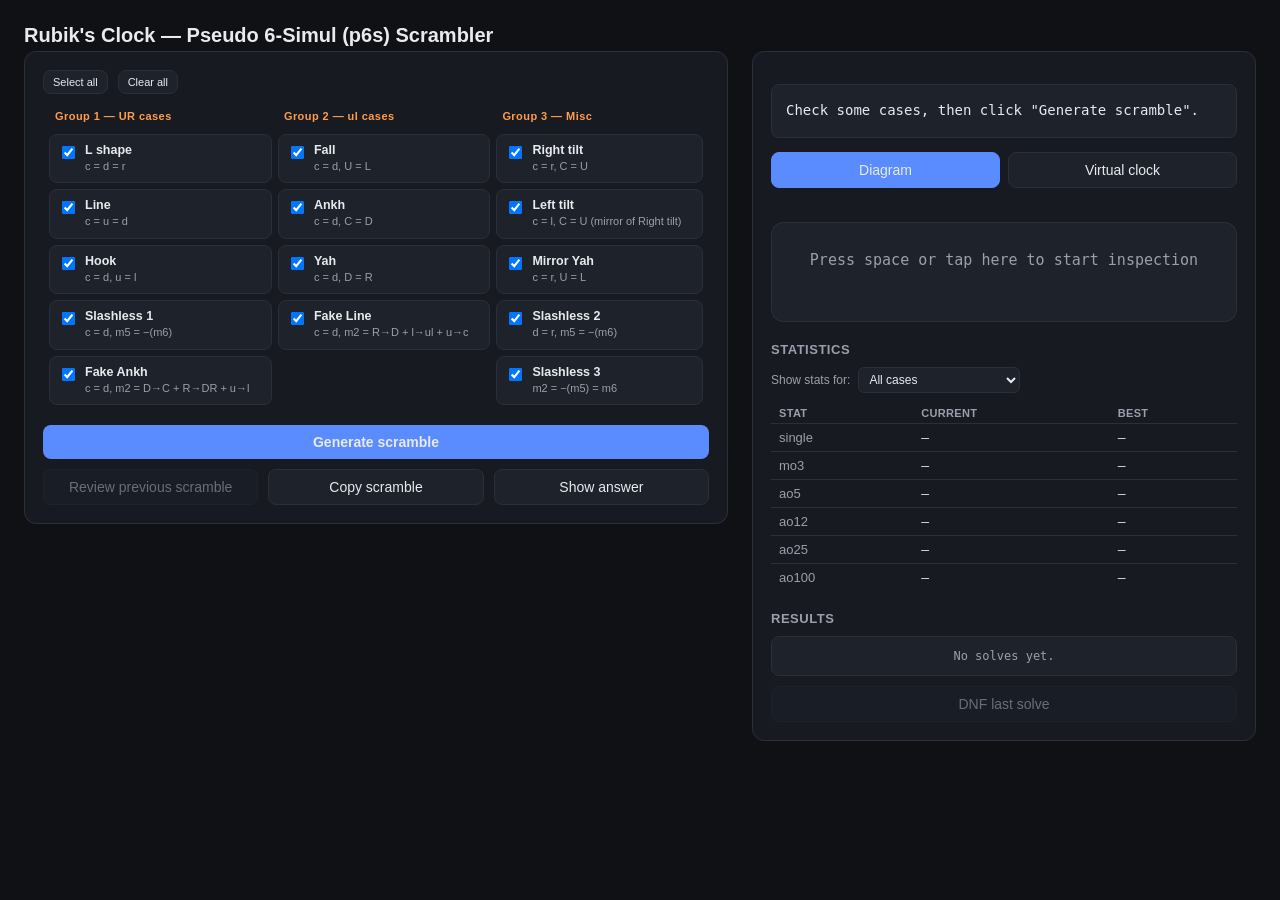
<file: index.html>
<!DOCTYPE html>
<html lang="en">
<head>
<meta charset="UTF-8">
<meta name="viewport" content="width=device-width, initial-scale=1.0">
<title>Rubik's Clock p6s Scrambler</title>
<link rel="stylesheet" href="style.css">
</head>
<body>

<h1>Rubik's Clock — Pseudo 6-Simul (p6s) Scrambler</h1>

<div class="layout">
  <div class="panel" style="flex:1 1 520px;">
    <div class="select-all-row">
      <button class="secondary" id="selectAllBtn">Select all</button>
      <button class="secondary" id="clearAllBtn">Clear all</button>
    </div>
    <table class="case-table" id="caseTable"></table>

    <button id="genBtn" style="margin-top:14px;">Generate scramble</button>
    <div class="footer-row">
      <button class="secondary" id="reviewPrevBtn" disabled>Review previous scramble</button>
      <button class="secondary" id="copyBtn">Copy scramble</button>
      <button class="secondary" id="answerBtn">Show answer</button>
    </div>

    <div class="answer-box" id="answerBox"></div>

    <div class="review-box" id="reviewBox"></div>
  </div>

  <div class="panel">
    <div class="scramble-box" id="scrambleBox">Check some cases, then click "Generate scramble".</div>
    <div class="meta-tag" id="metaTag"></div>

    <div class="mode-row">
      <button class="secondary mode-btn active" id="modeScrambleBtn">Diagram</button>
      <button class="secondary mode-btn" id="modeVirtualBtn">Virtual clock</button>
    </div>

    <div class="draw-wrap" id="drawWrap"></div>

    <div class="virtual-clock-wrap" id="virtualClockWrap" style="display:none;">
      <div class="vc-controls">
        <button class="secondary" id="vcFlipX2Btn">x2</button>
        <button class="secondary" id="vcFlipY2Btn">y2</button>
        <button class="secondary" id="vcZBtn">z</button>
        <button class="secondary" id="vcZPrimeBtn">z'</button>
        <span class="vc-view-label" id="vcViewLabel">Viewing: Front</span>
      </div>
      <div class="vc-grid" id="vcGrid"></div>
      <div class="vc-hint">Drag a corner dial to turn it. Click a corner's pin toggle to flip that pin up/down.</div>
    </div>

    <div class="timer-box" id="timerBox" tabindex="0">
      <div class="timer-display" id="timerDisplay">Press space or tap here to start inspection</div>
      <div class="timer-note" id="timerNote"></div>
    </div>

    <div class="stats-panel">
      <h3>Statistics</h3>
      <div class="stats-filter-row">
        <label for="statsFilterSelect">Show stats for:</label>
        <select id="statsFilterSelect"><option value="all">All cases</option></select>
      </div>
      <table class="stats-table" id="statsTable"></table>
    </div>

    <div class="results-panel">
      <h3>Results</h3>
      <div class="results-list" id="resultsList"><div class="results-empty">No solves yet.</div></div>
      <button class="secondary" id="dnfBtn" style="margin-top:10px;" disabled>DNF last solve</button>
    </div>
  </div>
</div>
<script src="script.js"></script>
</body>
</html>
</file>
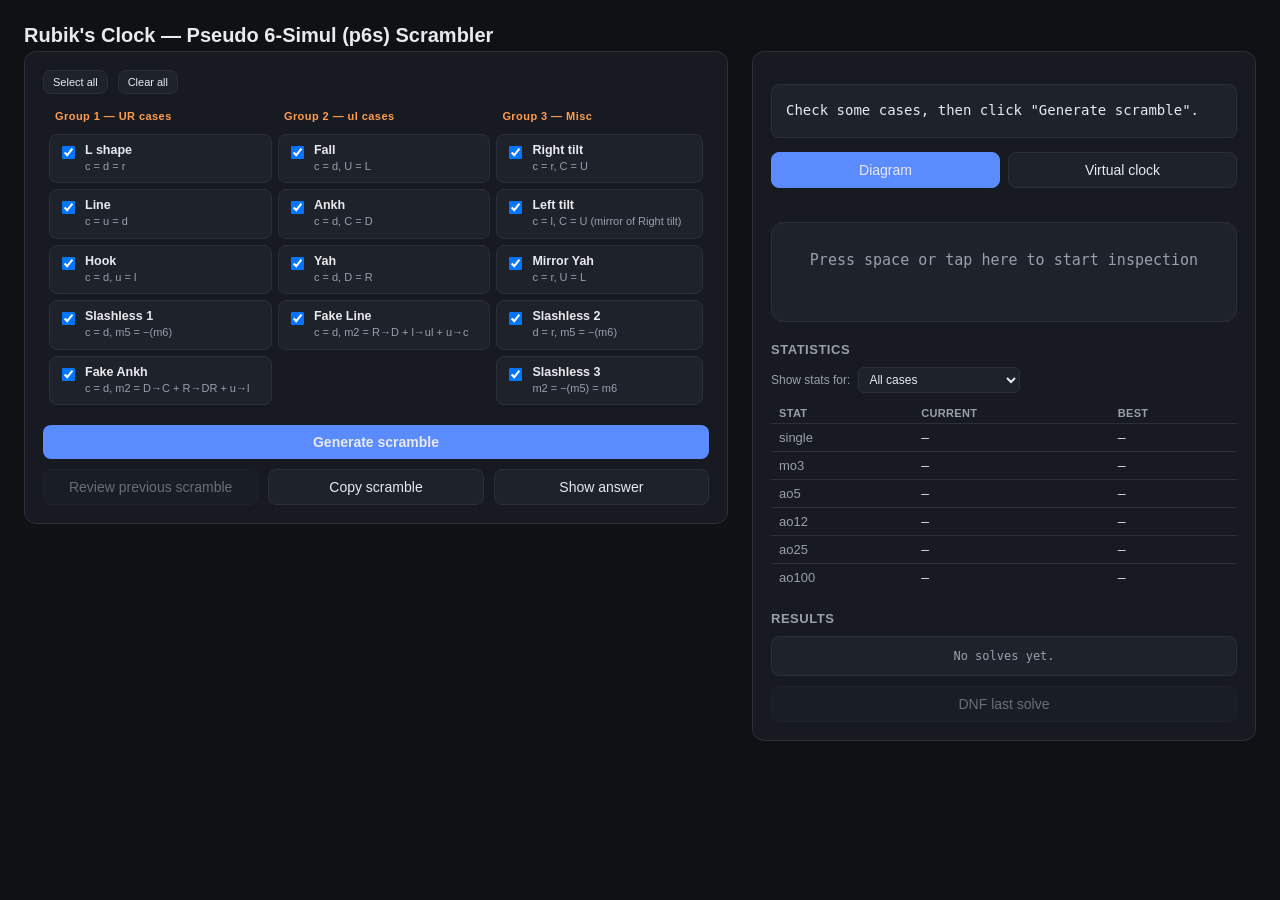
<file: p6s_trainer.html>
<!DOCTYPE html>
<html lang="en">
<head>
<meta charset="UTF-8">
<title>Rubik's Clock p6s Scrambler</title>
<style>
  :root{
    --bg:#0f1115; --panel:#171a21; --panel2:#1e222b; --border:#2a2f3a;
    --text:#e8eaed; --dim:#9aa0ab; --accent:#5b8cff; --accent2:#ff9d4d; --good:#4caf7d;
  }
  *{box-sizing:border-box;}
  body{margin:0; font-family:-apple-system,BlinkMacSystemFont,"Segoe UI",Roboto,Helvetica,Arial,sans-serif; background:var(--bg); color:var(--text); padding:24px;}
  h1{font-size:20px; margin:0 0 4px;}
  .sub{color:var(--dim); font-size:13px; margin-bottom:20px;}
  .layout{display:flex; gap:24px; flex-wrap:wrap; align-items:flex-start;}
  .panel{background:var(--panel); border:1px solid var(--border); border-radius:12px; padding:18px; flex:1 1 320px; min-width:300px;}
  .case-table{width:100%; border-collapse:separate; border-spacing:6px;}
  .case-table th{font-size:11px; letter-spacing:.04em; color:var(--accent2); font-weight:700; text-align:left; padding:2px 6px 6px;}
  .case-cell{background:var(--panel2); border:1px solid var(--border); border-radius:8px; padding:8px; vertical-align:top;}
  .case-cell:hover{border-color:var(--accent);}
  .case-cell.empty{background:transparent; border:none;}
  .case-cell .row{display:flex; align-items:flex-start; gap:7px;}
  .case-cell input{margin-top:3px;}
  .case-cell .lbl{font-size:12.5px; cursor:pointer;}
  .case-cell .lbl .name{font-weight:600; display:block;}
  .case-cell .lbl .desc{display:block; color:var(--dim); font-size:11px; margin-top:2px; line-height:1.4;}
  .select-all-row{display:flex; gap:10px; margin-bottom:8px;}
  .select-all-row button{width:auto; font-size:11px; padding:5px 9px; background:var(--panel2); border:1px solid var(--border); color:var(--dim); font-weight:500;}
  button{font-size:14px; padding:9px 12px; border-radius:8px; border:none; background:var(--accent); color:var(--text); font-weight:600; cursor:pointer; width:100%;}
  button:hover{filter:brightness(1.08);}
  button.secondary{background:var(--panel2); border:1px solid var(--border); color:var(--text); font-weight:500;}
  .footer-row{display:flex; gap:10px; margin-top:10px;}
  .scramble-box{background:var(--panel2); border:1px solid var(--border); border-radius:8px; padding:14px; font-family:"SF Mono",Menlo,Consolas,monospace; font-size:14px; line-height:1.7; word-break:break-all; margin-top:14px; min-height:48px;}
  .scramble-box .tag{color:var(--accent2); font-weight:600; margin-right:2px;}
  .meta-tag{font-size:11px; color:var(--dim); margin-top:8px;}
  .draw-wrap{display:flex; gap:28px; justify-content:center; flex-wrap:wrap; margin-top:6px;}
  .face{text-align:center;}
  .face h3{font-size:13px; color:var(--dim); font-weight:600; margin:0 0 8px; text-transform:uppercase; letter-spacing:.04em;}
  .grid3{display:grid; grid-template-columns:repeat(3,1fr); gap:6px; width:198px; margin:0 auto;}
  .dial-cell{display:flex; flex-direction:column; align-items:center; gap:3px;}
  .dial-label{font-size:10px; color:var(--dim);}
  svg.dial{width:56px; height:56px;}
  .answer-box{background:var(--panel2); border:1px solid var(--border); border-radius:8px; padding:14px; margin-top:14px; font-family:"SF Mono",Menlo,Consolas,monospace; font-size:13px; line-height:1.9; display:none;}
  .answer-box.show{display:block;}
  .answer-box .caseline, .review-box .caseline{color:var(--good); font-weight:600; margin-bottom:6px; font-family:-apple-system,sans-serif;}
  .note{font-size:12px; color:var(--dim); margin-top:16px; line-height:1.5; border-top:1px solid var(--border); padding-top:12px;}
  .timer-box{
    margin-top:20px; padding:28px 16px; border-radius:12px; border:1px solid var(--border);
    background:var(--panel2); text-align:center; cursor:pointer; user-select:none;
    -webkit-user-select:none; -webkit-tap-highlight-color:transparent; outline:none;
  }
  .timer-box:focus{border-color:var(--accent);}
  .timer-display{
    font-family:"SF Mono",Menlo,Consolas,monospace; font-size:15px; color:var(--dim);
    transition:color .15s;
  }
  .timer-display.big{font-size:44px; font-weight:700; color:var(--text);}
  .timer-display.inspecting{color:var(--accent2);}
  .timer-display.solving{color:var(--good);}
  .timer-display.dnf{color:#e05a5a;}
  .timer-note{font-size:12px; color:var(--dim); margin-top:8px; min-height:16px;}
  .mode-row{display:flex; gap:8px; margin:14px 0;}
  .mode-btn{width:auto; flex:1;}
  .mode-btn.active{background:var(--accent); border-color:var(--accent); color:var(--text);}
  .vc-controls{display:flex; align-items:center; gap:10px; margin-bottom:14px;}
  .vc-controls button{width:auto; padding:8px 14px;}
  .vc-controls button.active{background:var(--accent); border-color:var(--accent); color:var(--text);}
  .vc-view-label{font-size:12px; color:var(--dim); margin-left:auto;}
  .virtual-clock-wrap{margin-top:6px;}
  .vc-grid{position:relative; display:grid; grid-template-columns:repeat(3,1fr); gap:10px; width:272px; margin:0 auto;}
  .vc-cell{position:relative; width:84px; height:84px; border-radius:50%; background:#1e222b; border:2px solid #3a4050; touch-action:none;}
  .vc-cell.corner{cursor:grab; border-color:var(--accent);}
  .vc-cell.corner:active{cursor:grabbing;}
  .vc-hand{position:absolute; left:50%; top:50%; width:3px; height:34px; background:var(--accent); transform-origin:50% 100%; margin-left:-1.5px; margin-top:-34px; border-radius:2px; pointer-events:none;}
  .vc-center-dot{position:absolute; left:50%; top:50%; width:5px; height:5px; margin-left:-2.5px; margin-top:-2.5px; border-radius:50%; background:var(--accent2); pointer-events:none;}
  .vc-marker{position:absolute; width:6px; height:6px; margin-left:-3px; margin-top:-3px; border-radius:50%; background:#e05a5a; pointer-events:none;}
  .vc-tick{position:absolute; width:3px; height:3px; margin-left:-1.5px; margin-top:-1.5px; border-radius:50%; background:#e8eaed; opacity:.55; pointer-events:none;}
  .vc-pin{position:absolute; width:20px; height:20px; border-radius:50%; transform:translate(-50%,-50%); background:var(--panel2); border:2px solid var(--border); cursor:pointer; z-index:2; box-shadow:0 0 0 3px var(--panel);}
  .vc-pin.up{background:var(--good); border-color:var(--good);}
  .vc-hint{font-size:11.5px; color:var(--dim); margin-top:12px; text-align:center;}
  .review-box{
    background:var(--panel2); border:1px solid var(--border); border-radius:8px;
    padding:14px; margin-top:14px; font-size:13px; line-height:1.7; display:none;
  }
  .review-box.show{display:block;}
  .review-box .review-title{color:var(--good); font-weight:600; margin-bottom:6px; font-size:13px;}
  .review-box .review-scramble{font-family:"SF Mono",Menlo,Consolas,monospace; font-size:13px; word-break:break-all; margin-bottom:8px; color:var(--text);}
  .review-box .review-scramble .tag{color:var(--accent2); font-weight:600;}
  .review-box .review-orient{font-family:"SF Mono",Menlo,Consolas,monospace; font-size:12.5px;}
  button:disabled{opacity:.4; cursor:not-allowed; filter:none;}
  .stats-panel{margin-top:20px;}
  .stats-panel h3{font-size:13px; color:var(--dim); font-weight:600; margin:0 0 10px; text-transform:uppercase; letter-spacing:.04em;}
  .stats-table{width:100%; border-collapse:collapse; font-size:13px;}
  .stats-table th{text-align:left; font-weight:600; color:var(--dim); font-size:11px; text-transform:uppercase; letter-spacing:.03em; padding:4px 8px; border-bottom:1px solid var(--border);}
  .stats-table td{padding:6px 8px; border-bottom:1px solid var(--border); font-family:"SF Mono",Menlo,Consolas,monospace;}
  .stats-table td.label{font-family:-apple-system,sans-serif; color:var(--dim); font-weight:500;}
  .stats-table tr:last-child td{border-bottom:none;}
  .results-panel{margin-top:20px;}
  .results-panel h3{font-size:13px; color:var(--dim); font-weight:600; margin:0 0 10px; text-transform:uppercase; letter-spacing:.04em;}
  .results-list{max-height:220px; overflow-y:auto; background:var(--panel2); border:1px solid var(--border); border-radius:8px; font-family:"SF Mono",Menlo,Consolas,monospace; font-size:13px;}
  .results-list .result-row{display:flex; justify-content:space-between; padding:6px 12px; border-bottom:1px solid var(--border);}
  .results-list .result-row:last-child{border-bottom:none;}
  .results-list .result-row.dnf{color:#e05a5a;}
  .results-list .result-num{color:var(--dim); margin-right:10px;}
  .results-list .penalty-tag{color:var(--accent2); margin-left:6px; font-size:11px;}
  .results-empty{color:var(--dim); font-size:12px; padding:12px; text-align:center;}
  .stats-filter-row{display:flex; align-items:center; gap:8px; margin-bottom:10px; font-size:12px; color:var(--dim);}
  .stats-filter-row select{background:var(--panel2); color:var(--text); border:1px solid var(--border); border-radius:6px; padding:4px 6px; font-size:12px;}
  .results-list .result-row{align-items:center;}
  .results-list .case-label{color:var(--dim); font-size:11.5px;}
  .results-list .case-select{background:var(--panel2); color:var(--dim); border:1px solid var(--border); border-radius:5px; padding:2px 4px; font-size:11px; max-width:130px;}
</style>
</head>
<body>

<h1>Rubik's Clock — Pseudo 6-Simul (p6s) Scrambler</h1>

<div class="layout">
  <div class="panel" style="flex:1 1 520px;">
    <div class="select-all-row">
      <button class="secondary" id="selectAllBtn">Select all</button>
      <button class="secondary" id="clearAllBtn">Clear all</button>
    </div>
    <table class="case-table" id="caseTable"></table>

    <button id="genBtn" style="margin-top:14px;">Generate scramble</button>
    <div class="footer-row">
      <button class="secondary" id="reviewPrevBtn" disabled>Review previous scramble</button>
      <button class="secondary" id="copyBtn">Copy scramble</button>
      <button class="secondary" id="answerBtn">Show answer</button>
    </div>

    <div class="answer-box" id="answerBox"></div>

    <div class="review-box" id="reviewBox"></div>
  </div>

  <div class="panel">
    <div class="scramble-box" id="scrambleBox">Check some cases, then click "Generate scramble".</div>
    <div class="meta-tag" id="metaTag"></div>

    <div class="mode-row">
      <button class="secondary mode-btn active" id="modeScrambleBtn">Diagram</button>
      <button class="secondary mode-btn" id="modeVirtualBtn">Virtual clock</button>
    </div>

    <div class="draw-wrap" id="drawWrap"></div>

    <div class="virtual-clock-wrap" id="virtualClockWrap" style="display:none;">
      <div class="vc-controls">
        <button class="secondary" id="vcFlipX2Btn">x2</button>
        <button class="secondary" id="vcFlipY2Btn">y2</button>
        <button class="secondary" id="vcZBtn">z</button>
        <button class="secondary" id="vcZPrimeBtn">z'</button>
        <span class="vc-view-label" id="vcViewLabel">Viewing: Front</span>
      </div>
      <div class="vc-grid" id="vcGrid"></div>
      <div class="vc-hint">Drag a corner dial to turn it. Click a corner's pin toggle to flip that pin up/down.</div>
    </div>

    <div class="timer-box" id="timerBox" tabindex="0">
      <div class="timer-display" id="timerDisplay">Press space or tap here to start inspection</div>
      <div class="timer-note" id="timerNote"></div>
    </div>

    <div class="stats-panel">
      <h3>Statistics</h3>
      <div class="stats-filter-row">
        <label for="statsFilterSelect">Show stats for:</label>
        <select id="statsFilterSelect"><option value="all">All cases</option></select>
      </div>
      <table class="stats-table" id="statsTable"></table>
    </div>

    <div class="results-panel">
      <h3>Results</h3>
      <div class="results-list" id="resultsList"><div class="results-empty">No solves yet.</div></div>
      <button class="secondary" id="dnfBtn" style="margin-top:10px;" disabled>DNF last solve</button>
    </div>
  </div>
</div>

<script>
// ============ Physical model ============
const CORNER_ADJ = { UL:['U','L'], UR:['U','R'], DL:['D','L'], DR:['D','R'] };
function mod12(n){ return ((n % 12) + 12) % 12; }

function newState(){
  return { fCorner:{UL:0,UR:0,DL:0,DR:0}, fEdge:{U:0,D:0,L:0,R:0}, fC:0, bEdge:{U:0,D:0,L:0,R:0}, bC:0 };
}
function applyFrontMove(state, physicalCorners, n){
  if(n===0) return;
  const touched = new Set();
  for(const c of physicalCorners){ state.fCorner[c]=mod12(state.fCorner[c]+n); CORNER_ADJ[c].forEach(e=>touched.add(e)); }
  state.fC = mod12(state.fC+n);
  touched.forEach(e=>{ state.fEdge[e]=mod12(state.fEdge[e]+n); });
}
function applyBackMove(state, physicalCorners, n){
  if(n===0) return;
  const touched = new Set();
  for(const c of physicalCorners){ state.fCorner[c]=mod12(state.fCorner[c]-n); CORNER_ADJ[c].forEach(e=>touched.add(e)); }
  state.bC = mod12(state.bC+n);
  touched.forEach(e=>{ state.bEdge[e]=mod12(state.bEdge[e]+n); });
}
const FRONT_GROUPS = [ ['UR',['UR']],['DR',['DR']],['DL',['DL']],['UL',['UL']],['U',['UL','UR']],['R',['UR','DR']],['D',['DL','DR']],['L',['UL','DL']],['ALL',['UL','UR','DL','DR']] ];
const BACK_GROUPS  = [ ['U',['UL','UR']],['R',['UL','DL']],['D',['DL','DR']],['L',['UR','DR']],['ALL',['UL','UR','DL','DR']] ];
function randTurn(){ return Math.floor(Math.random()*12)-5; }
function fmtTurn(n){ return n>=0 ? (n+'+') : ((-n)+'-'); }
function generateRawScramble(){
  const state = newState(); const tokens = [];
  for(const [label,corners] of FRONT_GROUPS){ const n=randTurn(); applyFrontMove(state,corners,n); tokens.push(label+fmtTurn(n)); }
  tokens.push('y2');
  for(const [label,corners] of BACK_GROUPS){ const n=randTurn(); applyBackMove(state,corners,n); tokens.push(label+fmtTurn(n)); }
  return {state, tokens};
}

// ============ Physical symmetry: 4 rotations x (read as-is / swap which face each term reads) ============
// Derived directly from the 8 confirmed Fall variants: front and back rotate in OPPOSITE directions for
// the same rotation step n (consistent with the front/back mirror relationship established earlier), and
// the remaining 4 of the 8 come from additionally swapping which physical face each formula term reads
// from. (An earlier attempt used the SAME rotation direction for both faces when swapping, which produced
// a false-positive match -- this version was checked against all 8 of your confirmed Fall variants exactly.)
const ROT_F_MAP = { U:'R', R:'D', D:'L', L:'U', UL:'UR', UR:'DR', DR:'DL', DL:'UL', C:'C' };
const ROT_B_MAP = { R:'U', D:'R', L:'D', U:'L', UR:'UL', DR:'UR', DL:'DR', UL:'DL', C:'C' };
function rotateN(map, pos, n){ let p = pos; for(let i=0;i<((n%4)+4)%4;i++) p = map[p]; return p; }
// Canonical x/y/z rotation notation for each (n,swap) orientation label -- this is the physical
// reorientation the solver needs to do STARTING FROM how the puzzle is already held right after the
// scramble (which ends on y2). Verified by literal function composition against comboVal's own
// reading behavior across all 18 grid positions, for many random states -- not derived by hand.
const ORIENTATION_NOTATION = {
  '0-false': 'x2 z2', '0-true': 'z2',
  '1-false': 'x2 z',  '1-true': "z'",
  '2-false': 'x2',    '2-true': 'nothing needed',
  '3-false': "x2 z'", '3-true': 'z',
};
function orientationName(o){ return ORIENTATION_NOTATION[o.n + '-' + o.swap]; }

// ============ x2 back-label -> physical position ============
const X2_TO_PHYS = { UL:'DL', UR:'DR', DL:'UL', DR:'UR', U:'D', D:'U', L:'L', R:'R', C:'C' };
// y2 mirrors left/right, keeps top/bottom -- used only for the visual back-face diagram
const Y2_TO_PHYS = { UL:'UR', UR:'UL', DL:'DR', DR:'DL', U:'U', D:'D', L:'R', R:'L', C:'C' };

function readPosPhys(state, face, physPos){
  // like readPos but takes an already-resolved physical position (used for y2 display)
  if(face==='front'){
    if(physPos==='C') return state.fC;
    if(['U','D','L','R'].includes(physPos)) return state.fEdge[physPos];
    return state.fCorner[physPos];
  } else {
    if(physPos==='C') return state.bC;
    if(['U','D','L','R'].includes(physPos)) return state.bEdge[physPos];
    return mod12(-state.fCorner[physPos]);
  }
}

function readPos(state, face, posLabel){
  if(face==='front'){
    if(posLabel==='C') return state.fC;
    if(['U','D','L','R'].includes(posLabel)) return state.fEdge[posLabel];
    return state.fCorner[posLabel];
  } else {
    const p = X2_TO_PHYS[posLabel];
    if(p==='C') return state.bC;
    if(['U','D','L','R'].includes(p)) return state.bEdge[p];
    return mod12(-state.fCorner[p]);
  }
}

// ============ Term-combination helpers (for Tommy memo, case constraints, and per-case answers) ============
function T_(sign, face, pos){ return {sign, face, pos}; }
function S(face, pos){ return [T_(1,face,pos)]; }
function negC(a){ return a.map(t => ({sign:-t.sign, face:t.face, pos:t.pos})); }
function addC(...combos){ return combos.flat(); }
function subC(a,b){ return addC(a, negC(b)); }
function toC(face, fromPos, toPos){ return subC(S(face,toPos), S(face,fromPos)); } // "fromPos to toPos" = value(to)-value(from)
// "apply A to X, then do X to Y" where X is turned by A first:
function applyToFirst(A, face, X, Y){ return subC(toC(face,X,Y), A); }   // (Y-X) - A
// "apply A to Y (the second term), then do X to Y":
function applyToSecond(A, face, X, Y){ return addC(toC(face,X,Y), A); }  // (Y-X) + A

function comboVal(state, orientation, terms){
  let sum = 0;
  for(const t of terms){
    const effectiveFace = orientation.swap ? (t.face === 'front' ? 'back' : 'front') : t.face;
    const map = effectiveFace === 'front' ? ROT_F_MAP : ROT_B_MAP;
    const rotatedPos = rotateN(map, t.pos, orientation.n);
    sum += t.sign * readPos(state, effectiveFace, rotatedPos);
  }
  return mod12(sum);
}

// Tommy 7s base memo (your calcs). face 'front' = UPPERCASE, 'back' = lowercase (x2-labeled).
const TOMMY_M1 = [ T_(-1,'back','D'), T_(1,'back','C') ];                                                              // -d+c
const TOMMY_M2 = [ T_(-1,'back','R'), T_(1,'back','DR'), T_(-1,'front','L'), T_(1,'front','U') ];                      // -r+dr-L+U
const TOMMY_M3 = [ T_(-1,'front','U'), T_(1,'front','L') ];                                                            // -U+L
const TOMMY_M4 = [ T_(-1,'back','R'), T_(1,'back','D') ];                                                              // -r+d
const TOMMY_M5 = [ T_(-1,'front','U'), T_(1,'front','UR'), T_(-1,'front','D'), T_(1,'front','C'),
             T_(-1,'back','UL'), T_(1,'back','L'), T_(1,'back','R') ];                                                 // -U+UR-D+C-ul+l+r
const TOMMY_M6 = [ T_(-1,'back','C'), T_(1,'back','U'), T_(1,'back','D'),
             T_(-1,'front','L'), T_(1,'front','UL'), T_(-1,'front','R'), T_(1,'front','DR') ];                         // -c+u+d-L+UL-R+DR

// RHS expressions for the two "fake" cases' constraints
const rhsFakeAnkh = [ T_(-1,'front','D'), T_(1,'front','C'), T_(-1,'front','R'), T_(1,'front','DR'), T_(-1,'back','U'), T_(1,'back','L') ]; // D to C + R to DR + u to l
const rhsFakeLine = [ T_(-1,'front','R'), T_(1,'front','D'), T_(-1,'back','L'), T_(1,'back','UL'), T_(-1,'back','U'), T_(1,'back','C') ];   // R to D + l to ul + u to c

// ============ p6s cases ============
// checks: array of {a:terms, b:terms, neg:bool} -- comboVal(a) === comboVal(b), or === -comboVal(b) if neg
// answerFormulas: ordered [{label, combo}] (or {label, note} for non-numeric steps) shown by "Show answer"
const CASE_GROUPS = [
  { title:'Group 1 — UR cases', cases: [
    { name:'L shape', desc:'c = d = r',
      checks:[ {a:S('back','C'),b:S('back','D')}, {a:S('back','D'),b:S('back','R')} ],
      answerFormulas: () => {
        const m1 = addC( toC('back','DR','R'), toC('front','U','L') );        // dr to r + U to L
        const m2 = toC('front','U','L');                                       // U to L
        const m3 = negC( addC( toC('front','C','U'), S('front','D'), toC('back','L','UL') ) ); // -(C to U + D + l to ul)
        const m4 = addC( toC('back','DR','D'), S('back','U'), toC('front','R','DR'), toC('front','L','UL') ); // dr to d + u + R to DR + L to UL
        return [ {label:'m1',combo:m1}, {label:'m2',combo:m2}, {label:'m3',combo:m3}, {label:'m4',combo:m4} ];
      } },
    { name:'Line', desc:'c = u = d',
      checks:[ {a:S('back','C'),b:S('back','U')}, {a:S('back','U'),b:S('back','D')} ],
      answerFormulas: () => {
        const m1 = addC( toC('back','DR','R'), toC('front','U','L') );
        const m2 = addC( toC('front','R','D'), toC('back','L','UL') );
        const m3 = toC('back','R','D');
        const m4 = applyToFirst(m2, 'front','U','L');
        const m5 = negC( addC( toC('front','C','L'), S('front','R') ) );
        const m6 = addC( toC('back','DR','R'), toC('back','UL','L'), S('back','C'), toC('front','U','UL'), toC('front','D','DR') );
        return [ {label:'m1',combo:m1}, {label:'m2',combo:m2}, {label:'m3',combo:m3}, {label:'m4',combo:m4}, {label:'m5',combo:m5}, {label:'m6',combo:m6} ];
      } },
    { name:'Hook', desc:'c = d,  u = l',
      checks:[ {a:S('back','C'),b:S('back','D')}, {a:S('back','U'),b:S('back','L')} ],
      answerFormulas: () => {
        const m1 = addC( toC('back','DR','R'), toC('front','U','L') );
        const m2 = toC('front','R','D');
        const m3 = toC('back','R','D');
        const m4 = applyToFirst(m2, 'front','U','L');
        const m5 = negC( addC( toC('front','C','L'), S('front','R'), toC('back','U','UL') ) );
        const m6 = addC( toC('back','DR','R'), S('back','L'), toC('front','U','UL'), toC('front','D','DR') );
        return [ {label:'m1',combo:m1}, {label:'m2',combo:m2}, {label:'m3',combo:m3}, {label:'m4',combo:m4}, {label:'m5',combo:m5}, {label:'m6',combo:m6} ];
      } },
    { name:'Slashless 1', desc:'c = d,  m5 = \u2212(m6)', checks:[ {a:S('back','C'),b:S('back','D')}, {a:TOMMY_M5,b:TOMMY_M6,neg:true} ],
      answerFormulas: () => {
        const n1 = addC( toC('back','DR','R'), toC('front','U','L') );        // dr to r + U to L
        const n2 = addC( toC('front','C','L'), S('front','D'), toC('back','L','UL') ); // C to L + D + l to ul
        const n3 = toC('back','R','D');                                       // r to d
        const n4 = applyToFirst(n2, 'front','U','L');                         // apply (this case's own) n2 to U, then U to L
        return [ {label:'n1',combo:n1}, {label:'n2',combo:n2}, {label:'n3',combo:n3}, {label:'n4',combo:n4} ];
      } },
    { name:'Fake Ankh', desc:'c = d,  m2 = D\u2192C + R\u2192DR + u\u2192l', checks:[ {a:S('back','C'),b:S('back','D')}, {a:TOMMY_M2,b:rhsFakeAnkh} ],
      answerFormulas: () => {
        const n1 = addC( toC('back','DR','R'), toC('front','U','L') );        // dr to r + U to L
        const n2 = toC('front','C','D');                                      // C to D
        const n3 = toC('back','R','D');                                       // r to d
        const n4 = applyToFirst(n2, 'front','U','L');                         // apply (this case's own) n2 to U, U to L
        const n5 = negC( addC( S('front','L'), toC('back','L','UL') ) );      // -(L + l to ul)
        const n6 = addC( S('back','L'), toC('front','L','UL') );              // l + L to UL
        return [ {label:'n1',combo:n1}, {label:'n2',combo:n2}, {label:'n3',combo:n3}, {label:'n4',combo:n4}, {label:'n5',combo:n5}, {label:'n6',combo:n6} ];
      } },
  ]},
  { title:'Group 2 — ul cases', cases: [
    { name:'Fall', desc:'c = d,  U = L',
      checks:[ {a:S('back','C'),b:S('back','D')}, {a:S('front','U'),b:S('front','L')} ],
      answerFormulas: () => {
        const m1 = toC('back','R','D');                                       // r to d
        const m2 = toC('back','R','DR');                                      // r to dr
        const m3 = negC( addC( toC('front','C','U'), S('front','D'), toC('back','L','UL'), toC('back','R','D') ) ); // -(C to U + D + l to ul + r to d)
        const m4 = addC( toC('back','DR','D'), S('back','U'), toC('front','R','DR'), toC('front','L','UL') );
        return [ {label:'m1',combo:m1}, {label:'m2',combo:m2}, {label:'m3',combo:m3}, {label:'m4',combo:m4} ];
      } },
    { name:'Ankh', desc:'c = d,  C = D',
      checks:[ {a:S('back','C'),b:S('back','D')}, {a:S('front','C'),b:S('front','D')} ],
      answerFormulas: () => {
        const m1 = addC( toC('front','DR','R'), toC('back','U','L') );        // DR to R + u to l
        const m2 = addC( toC('back','R','DR'), toC('front','L','U') );        // r to dr + L to U
        const m3 = applyToFirst(m1, 'back','R','D');                          // apply m1 to r, then r to d
        const m4 = toC('front','U','L');                                      // U to L
        const m5 = negC( addC( toC('front','DR','R'), S('front','L'), toC('back','U','UL') ) ); // -(DR to R + L + u to ul)
        const m6 = addC( toC('back','DR','R'), S('back','L'), toC('front','U','UL') );          // dr to r + l + U to UL
        return [ {label:'m1',combo:m1}, {label:'m2',combo:m2}, {label:'m3',combo:m3}, {label:'m4',combo:m4}, {label:'m5',combo:m5}, {label:'m6',combo:m6} ];
      } },
    { name:'Yah', desc:'c = d,  D = R',
      checks:[ {a:S('back','C'),b:S('back','D')}, {a:S('front','D'),b:S('front','R')} ],
      answerFormulas: () => {
        const m1 = toC('back','U','L');                                       // u to l
        const m2 = addC( toC('back','R','DR'), toC('front','L','U') );        // r to dr + L to U
        const m3 = applyToFirst(m1, 'back','R','D');                          // apply m1 to r, then r to d
        const m4 = toC('front','U','L');                                      // U to L
        const m5 = negC( addC( toC('front','C','L'), S('front','R'), toC('back','U','UL') ) );  // -(C to L + R + u to ul)
        const m6 = addC( toC('back','DR','R'), S('back','L'), toC('front','U','UL'), toC('front','D','DR') );
        return [ {label:'m1',combo:m1}, {label:'m2',combo:m2}, {label:'m3',combo:m3}, {label:'m4',combo:m4}, {label:'m5',combo:m5}, {label:'m6',combo:m6} ];
      } },
    { name:'Fake Line', desc:'c = d,  m2 = R\u2192D + l\u2192ul + u\u2192c', checks:[ {a:S('back','C'),b:S('back','D')}, {a:TOMMY_M2,b:rhsFakeLine} ],
      answerFormulas: () => {
        const n1 = toC('back','U','C');                                       // u to c
        const n2 = addC( toC('back','R','DR'), toC('front','L','U') );        // r to dr + L to U
        const n4 = toC('front','U','L');                                      // U to L
        const n5 = negC( addC( toC('front','C','U'), S('front','R'), toC('back','R','DR') ) ); // -(C to U + R + r to dr)
        const n6 = addC( toC('back','DR','R'), S('back','D'), toC('front','R','DR'), toC('front','U','UL') ); // dr to r + d + R to DR + U to UL
        return [ {label:'n1',combo:n1}, {label:'n2',combo:n2}, {label:'n3',note:'trace (no calculation \u2014 just track visually)'}, {label:'n4',combo:n4}, {label:'n5',combo:n5}, {label:'n6',combo:n6} ];
      } },
  ]},
  { title:'Group 3 — Misc', cases: [
    { name:'Right tilt', desc:'c = r,  C = U',
      checks:[ {a:S('back','C'),b:S('back','R')}, {a:S('front','C'),b:S('front','U')} ],
      answerFormulas: () => {
        const m1 = addC( toC('back','D','DR'), toC('front','UL','U') );       // d to dr + UL to U
        const m2 = toC('back','D','C');                                       // d to c
        const m3 = negC( addC( toC('back','L','UL'), S('front','D') ) );      // -(l to ul + D)
        const m4 = addC( toC('front','R','UR'), toC('front','L','UL'), toC('back','UR','U'), S('back','D') ); // R to UR + L to UL + ur to u + d
        return [ {label:'m1',combo:m1}, {label:'m2',combo:m2}, {label:'m3',combo:m3}, {label:'m4',combo:m4} ];
      } },
    { name:'Left tilt', desc:'c = l,  C = U (mirror of Right tilt)',
      checks:[ {a:S('back','C'),b:S('back','L')}, {a:S('front','C'),b:S('front','U')} ],
      answerFormulas: () => {
        const m1 = toC('back','D','C');                                       // d to c
        const m2 = addC( toC('back','D','DL'), toC('front','UR','U') );       // d to dl + UR to U
        const m3 = addC( toC('front','R','UR'), toC('front','L','UL'), toC('back','UL','U'), S('back','D') ); // R to UR + L to UL + ul to u + d
        const m4 = negC( addC( toC('back','R','UR'), S('front','D') ) );      // -(r to ur + D)
        return [ {label:'m1',combo:m1}, {label:'m2',combo:m2}, {label:'m3',combo:m3}, {label:'m4',combo:m4} ];
      } },
    { name:'Mirror Yah', desc:'c = r,  U = L',
      checks:[ {a:S('back','C'),b:S('back','R')}, {a:S('front','U'),b:S('front','L')} ],
      answerFormulas: () => {
        const m1 = toC('back','D','C');                                       // d to c
        const m2 = toC('back','D','DR');                                      // d to dr
        const m3 = negC( addC( toC('front','C','U'), S('front','D'), toC('back','L','UL') ) ); // -(C to U + D + l to ul)
        const m4 = addC( toC('back','DR','D'), S('back','U'), toC('front','R','DR'), toC('front','L','UL') );
        return [ {label:'m1',combo:m1}, {label:'m2',combo:m2}, {label:'m3',combo:m3}, {label:'m4',combo:m4} ];
      } },
    { name:'Slashless 2', desc:'d = r,  m5 = \u2212(m6)', checks:[ {a:S('back','D'),b:S('back','R')}, {a:TOMMY_M5,b:TOMMY_M6,neg:true} ],
      answerFormulas: () => {
        const n1 = toC('back','D','C');                                       // d to c
        const n2 = negC( addC( toC('back','L','UL'), toC('front','C','U'), S('front','D') ) ); // -(l to ul + C to U + D)
        const appliedAmt = addC(n2, toC('front','U','L'));
        const n3 = applyToSecond(appliedAmt, 'back','DR','R');                // apply (n2 + U to L) to r, then dr to r
        const n4 = toC('front','U','L');                                      // U to L
        return [ {label:'n1',combo:n1}, {label:'n2',combo:n2}, {label:'n3',combo:n3}, {label:'n4',combo:n4} ];
      } },
    { name:'Slashless 3', desc:'m2 = \u2212(m5) = m6', checks:[ {a:TOMMY_M2,b:TOMMY_M5,neg:true}, {a:TOMMY_M5,b:TOMMY_M6,neg:true} ],
      answerFormulas: () => {
        const n1 = toC('back','D','C');                                       // d to c
        const n2 = addC( toC('back','D','C'), toC('back','R','DR'), toC('front','L','U') ); // d to c + r to dr + L to U
        const n3 = applyToSecond(n1, 'back','R','D');                         // apply m1(=n1) to d, then r to d
        const n4 = toC('front','U','L');                                      // (Tommy-memo) U to L
        return [ {label:'n1',combo:n1}, {label:'n2',combo:n2}, {label:'n3',combo:n3}, {label:'n4',combo:n4} ];
      } },
  ]},
];
const ALL_CASES = CASE_GROUPS.flatMap(g => g.cases);

function checkCase(state, caseObj, orientation){
  for(const ch of caseObj.checks){
    const av = comboVal(state, orientation, ch.a);
    const bv = comboVal(state, orientation, ch.b);
    const target = ch.neg ? mod12(-bv) : bv;
    if(av !== target) return false;
  }
  return true;
}

function randomOrientation(){
  const n = Math.floor(Math.random()*4);
  const swap = Math.random() < 0.5;
  return {n, swap};
}

// A generated state can validly satisfy more than one of the 8 orientations at once (e.g. Right
// tilt's 2-term check can pass under both a plain rotation and a swap+shifted-rotation for the same
// state) -- both are genuinely correct, so collect every orientation that validates rather than
// picking just one.
function allValidOrientations(state, caseObj){
  const matches = [];
  for(const n of [0,1,2,3]){
    if(checkCase(state, caseObj, {n, swap:false})) matches.push({n, swap:false});
    if(checkCase(state, caseObj, {n, swap:true})) matches.push({n, swap:true});
  }
  return matches;
}

function generateForCase(caseObj, maxTries=20000){
  const sampledOrientation = randomOrientation();
  for(let i=0;i<maxTries;i++){
    const {state, tokens} = generateRawScramble();
    if(checkCase(state, caseObj, sampledOrientation)){
      const orientations = allValidOrientations(state, caseObj);
      return {state, tokens, orientation: sampledOrientation, orientations};
    }
  }
  return null;
}

// ============ UI: build checkbox groups ============
// A missing element here would otherwise throw at script-load time and silently prevent every
// statement after it in this file from ever running (including unrelated features) -- so every
// top-level listener attachment goes through this guard instead of a bare .addEventListener call.
function safeListen(idOrEl, event, handler, options){
  const el = typeof idOrEl === 'string' ? document.getElementById(idOrEl) : idOrEl;
  if(el) el.addEventListener(event, handler, options);
  else console.error('Element "' + idOrEl + '" not found in the page \u2014 check index.html matches this script.js (a stale/mismatched copy of one of the two files is the most common cause).');
}

const caseTableEl = document.getElementById('caseTable');
ALL_CASES.forEach((c,i)=> c._id = 'case_' + i);

const maxRows = Math.max(...CASE_GROUPS.map(g => g.cases.length));

// header row
const thead = document.createElement('tr');
CASE_GROUPS.forEach(group => {
  const th = document.createElement('th');
  th.textContent = group.title;
  thead.appendChild(th);
});
caseTableEl.appendChild(thead);

// body rows
for(let row = 0; row < maxRows; row++){
  const tr = document.createElement('tr');
  CASE_GROUPS.forEach(group => {
    const td = document.createElement('td');
    const c = group.cases[row];
    if(c){
      td.className = 'case-cell';
      td.innerHTML = `<div class="row">
        <input type="checkbox" id="${c._id}" checked>
        <label class="lbl" for="${c._id}"><span class="name">${c.name}</span><span class="desc">${c.desc}</span></label>
      </div>`;
    } else {
      td.className = 'case-cell empty';
    }
    tr.appendChild(td);
  });
  caseTableEl.appendChild(tr);
}

safeListen('selectAllBtn', 'click', () => {
  ALL_CASES.forEach(c => document.getElementById(c._id).checked = true);
});
safeListen('clearAllBtn', 'click', () => {
  ALL_CASES.forEach(c => document.getElementById(c._id).checked = false);
});

function getCheckedCases(){
  return ALL_CASES.filter(c => document.getElementById(c._id).checked);
}

// ============ Drawing ============
function dialSVG(value){
  const rad = (value%12)*(Math.PI/6) - Math.PI/2;
  const cx=28, cy=28, r=24;
  const hx = cx + Math.cos(rad)*(r-6), hy = cy + Math.sin(rad)*(r-6);
  return `<svg class="dial" viewBox="0 0 56 56">
    <circle cx="${cx}" cy="${cy}" r="${r}" fill="#1e222b" stroke="#3a4050" stroke-width="1.5"/>
    <circle cx="${cx}" cy="${cy}" r="1.6" fill="#5b8cff"/>
    <line x1="${cx}" y1="${cy}" x2="${hx.toFixed(2)}" y2="${hy.toFixed(2)}" stroke="#5b8cff" stroke-width="2.4" stroke-linecap="round"/>
  </svg>`;
}
function renderFace(title, grid){
  const order = ['UL','U','UR','L','C','R','DL','D','DR'];
  let cells = '';
  for(const k of order) cells += `<div class="dial-cell">${dialSVG(grid[k])}<div class="dial-label">${k}</div></div>`;
  return `<div class="face"><h3>${title}</h3><div class="grid3">${cells}</div></div>`;
}
function renderState(state){
  const origFront = { UL:state.fCorner.UL, U:state.fEdge.U, UR:state.fCorner.UR, L:state.fEdge.L, C:state.fC, R:state.fEdge.R, DL:state.fCorner.DL, D:state.fEdge.D, DR:state.fCorner.DR };
  const y2Grid = {};
  for(const y2label of ['UL','U','UR','L','C','R','DL','D','DR']) y2Grid[y2label] = readPosPhys(state,'back',Y2_TO_PHYS[y2label]);
  // the scramble ends with a y2, so the puzzle is left holding what was originally the back
  // face-up toward the solver -- swap which grid gets the "Front" label accordingly.
  document.getElementById('drawWrap').innerHTML = renderFace('Front', y2Grid) + renderFace('Back', origFront);
}

// ============ Generate / answer / history ============
const scrambleBox = document.getElementById('scrambleBox');
const metaTag = document.getElementById('metaTag');
const answerBox = document.getElementById('answerBox');
const reviewBox = document.getElementById('reviewBox');
let currentTokens = [], currentResult = null;
let scrambleHistory = []; // each entry: { tokens, state, orientations, caseObj }

function renderScrambleTokens(tokens){
  scrambleBox.innerHTML = tokens.map(t => t==='y2' ? '<span class="tag">y2</span>' : t).join(' ');
}

function hideAnswer(){
  answerBox.classList.remove('show');
  answerBox.innerHTML = '';
  document.getElementById('answerBtn').textContent = 'Show answer';
}

function formatSigned(v){ return v >= 7 ? (v - 12) : v; }

function getApplicableCaseNames(state){
  return ALL_CASES.filter(c => allValidOrientations(state, c).length > 0).map(c => c.name);
}

// Builds answer HTML for every p6s case that applies to this scramble -- not just the one it was
// generated for. Some scrambles happen to also satisfy other cases' constraints (e.g. an L-shape
// scramble can sometimes also be read as Fall or Mirror Yah), and it's useful to see all of them.
function buildAnswerHtml(entry){
  const { state, caseObj: intendedCase } = entry;
  const matches = ALL_CASES
    .map(c => ({ caseObj: c, orientations: allValidOrientations(state, c) }))
    .filter(m => m.orientations.length > 0);
  matches.sort((a,b) => (a.caseObj === intendedCase ? -1 : b.caseObj === intendedCase ? 1 : 0));

  let html = '';
  matches.forEach((m, mi) => {
    const isIntended = (m.caseObj === intendedCase);
    html += `<div class="caseline">${m.caseObj.name}${isIntended ? '' : ' \u2014 also applies'} \u2014 ${m.caseObj.desc}</div>`;
    m.orientations.forEach((orientation, idx) => {
      html += `<div style="color:var(--dim); font-size:11.5px; margin-top:${idx>0?'10px':'2px'};">orientation${m.orientations.length>1?' '+(idx+1):''} (${orientationName(orientation)}):</div>`;
      for(const entryFormula of m.caseObj.answerFormulas()){
        if(entryFormula.note){ html += `${entryFormula.label}: ${entryFormula.note}<br>`; }
        else { html += `${entryFormula.label}: ${formatSigned(comboVal(state, orientation, entryFormula.combo))}<br>`; }
      }
    });
    if(mi < matches.length - 1) html += `<div style="border-top:1px solid var(--border); margin:12px 0;"></div>`;
  });
  return html;
}

// Always reflects the most recently generated scramble -- this never navigates backward.
function renderCurrentScramble(entry){
  currentTokens = entry.tokens;
  currentResult = entry;
  hideAnswer();
  renderScrambleTokens(entry.tokens);
  renderState(entry.state);
  metaTag.textContent = 'case: ' + entry.caseObj.name + '   |   ' + entry.orientations.length + ' valid orientation' + (entry.orientations.length>1?'s':'') + ' found';
  const reviewBtn = document.getElementById('reviewPrevBtn');
  if(reviewBtn) reviewBtn.disabled = (scrambleHistory.length < 2);
  else console.error('reviewPrevBtn element not found in the page \u2014 check index.html matches this script.js');
  resetVirtualClockToCurrent();
}

// Shows the scramble immediately before the current one, plus its answer, in a separate panel --
// the current scramble on screen is untouched.
function showReviewEntry(){
  if(scrambleHistory.length < 2){ reviewBox.classList.remove('show'); return; }
  const entry = scrambleHistory[scrambleHistory.length - 2];
  const tokensHtml = entry.tokens.map(t => t==='y2' ? '<span class="tag">y2</span>' : t).join(' ');
  reviewBox.innerHTML = `<div class="review-title">Previous scramble</div>
    <div class="review-scramble">${tokensHtml}</div>
    <div class="review-orient">${buildAnswerHtml(entry)}</div>`;
  reviewBox.classList.add('show');
}

function generateNewScramble(){
  const checked = getCheckedCases();
  if(checked.length === 0){ scrambleBox.textContent = 'Check at least one case first.'; return; }
  const caseObj = checked[Math.floor(Math.random()*checked.length)];
  scrambleBox.textContent = 'Searching...';
  hideAnswer();
  setTimeout(() => {
    const result = generateForCase(caseObj);
    if(!result){ scrambleBox.textContent = 'Could not find a matching scramble for ' + caseObj.name + ' — try again.'; return; }
    const entry = { ...result, caseObj };
    scrambleHistory.push(entry);
    renderCurrentScramble(entry);
  }, 10);
}

safeListen('genBtn', 'click', generateNewScramble);

safeListen('reviewPrevBtn', 'click', showReviewEntry);

safeListen('copyBtn', 'click', () => {
  if(currentTokens.length===0) return;
  navigator.clipboard.writeText(currentTokens.join(' '));
});

safeListen('answerBtn', 'click', () => {
  if(!currentResult){ return; }
  if(answerBox.classList.contains('show')){ hideAnswer(); return; }
  answerBox.innerHTML = buildAnswerHtml(currentResult);
  answerBox.classList.add('show');
  document.getElementById('answerBtn').textContent = 'Hide answer';
});

// ============ Virtual Clock (interactive) ============
function cloneState(s){
  return { fCorner:{...s.fCorner}, fEdge:{...s.fEdge}, fC:s.fC, bEdge:{...s.bEdge}, bC:s.bC };
}

let vcState = newState();
// Pins store a FIXED mechanical fact (which linkage side each corner engages), independent of
// viewing side -- 'front' or 'back'. This does not change when the view is flipped/rotated; only
// the pin badge's visual up/down indicator (computed at render time) is relative to the current view.
let vcPins = { UL:'front', UR:'front', DL:'front', DR:'front' };

// The view's current orientation, tracked as a genuine element of the 8-element symmetry group
// (rotation k=0..3, flipped s=0 or 1) so that composing x2/y2/z/z' always accumulates correctly --
// e.g. x2 then y2 lands at the same place as z2, rather than each button being an independent toggle.
let vcRotK = 0, vcFlipS = 0;
let appMode = 'scramble'; // 'scramble' | 'virtual'

const VC_GRID_ORDER = ['UL','U','UR','L','C','R','DL','D','DR'];
const VC_CORNERS = ['UL','UR','DL','DR'];

// Canonical resolver: for view state (k,s), s=1 is always expressed via the x2 convention
// internally (verified equivalent to y2 wherever the two overlap, since y2 = z2 . x2 in this group).
function vcGridSlotToPhysical(gridLabel, k, s){
  if(s === 0) return rotateN(ROT_B_MAP, gridLabel, k);
  return X2_TO_PHYS[rotateN(ROT_F_MAP, gridLabel, k)];
}
function vcGridSlotValue(gridLabel){
  const phys = vcGridSlotToPhysical(gridLabel, vcRotK, vcFlipS);
  return vcFlipS ? readPosPhys(vcState, 'back', phys) : readPosPhys(vcState, 'front', phys);
}

// Composition rules for applying each control on top of the CURRENT (k,s), derived from the D4
// relation f*z = z^-1*f (f=x2). Verified independently against pure function-composition before
// being wired in here -- see the conversation's derivation/testing for x2-then-y2 = z2, etc.
function vcApplyZ(){ [vcRotK, vcFlipS] = vcFlipS===0 ? [(vcRotK+1)%4, 0] : [(vcRotK+3)%4, 1]; }
function vcApplyZPrime(){ [vcRotK, vcFlipS] = vcFlipS===0 ? [(vcRotK+3)%4, 0] : [(vcRotK+1)%4, 1]; }
function vcApplyX2(){ vcFlipS = 1 - vcFlipS; }
function vcApplyY2(){ vcRotK = (vcRotK+2)%4; vcFlipS = 1 - vcFlipS; }

function vcGetPinGroup(physicalCorner){
  const st = vcPins[physicalCorner];
  return { state: st, group: VC_CORNERS.filter(c => vcPins[c] === st) };
}
// n is always "clockwise as the user currently sees it, dragging on screen right now" -- but
// applyFrontMove/applyBackMove each expect their amount in a SPECIFIC convention (front-view-CW or
// back-view-CW respectively). Those only match the raw screen drag when the engaged linkage side
// (the pin's fixed mechanical state) equals the side currently being viewed; otherwise the sign
// must flip, since viewing a physical rotation from the opposite side always reverses its apparent
// direction. This is independent of the pin's rendered up/down badge, which is view-relative.
function vcTurnCorner(physicalCorner, n){
  if(n === 0) return;
  const {state: pinState, group} = vcGetPinGroup(physicalCorner);
  const engagingFront = (pinState === 'front');
  const viewingFront = (vcFlipS === 0);
  const signedN = (engagingFront === viewingFront) ? n : -n;
  if(engagingFront) applyFrontMove(vcState, group, signedN);
  else applyBackMove(vcState, group, signedN);
}

function resetVirtualClockToCurrent(){
  if(!currentResult) return;
  vcState = cloneState(currentResult.state);
  vcPins = { UL:'front', UR:'front', DL:'front', DR:'front' };
  vcRotK = 0; vcFlipS = 0;
  vcApplyY2(); // start the view y2 away from the identity orientation, per request
  renderVirtualClock();
}

function isVirtualClockSolved(){
  const s = vcState;
  return s.fCorner.UL===0 && s.fCorner.UR===0 && s.fCorner.DL===0 && s.fCorner.DR===0 &&
         s.fEdge.U===0 && s.fEdge.D===0 && s.fEdge.L===0 && s.fEdge.R===0 && s.fC===0 &&
         s.bEdge.U===0 && s.bEdge.D===0 && s.bEdge.L===0 && s.bEdge.R===0 && s.bC===0;
}

const vcCells = {}; // gridLabel -> { cellEl, handEl }
const vcPinEls = {}; // physical-corner-independent: keyed by the GRID CORNER SLOT it's currently drawn at

function vcScreenAngle(dx, dy){
  return Math.atan2(dx, -dy) * 180 / Math.PI; // 0deg = 12 o'clock, clockwise-positive
}

function attachDrag(cellEl, gridLabel){
  let session = null;
  cellEl.addEventListener('pointerdown', (e) => {
    if(typeof timerState !== 'undefined' && timerState === 'inspecting') advanceTimer();
    const rect = cellEl.getBoundingClientRect();
    const cx = rect.left + rect.width/2, cy = rect.top + rect.height/2;
    const angle = vcScreenAngle(e.clientX - cx, e.clientY - cy);
    const phys = vcGridSlotToPhysical(gridLabel, vcRotK, vcFlipS);
    session = { cx, cy, lastAngle: angle, unwrapped: 0, appliedSteps: 0, physicalCorner: phys };
    if(cellEl.setPointerCapture) cellEl.setPointerCapture(e.pointerId);
  });
  cellEl.addEventListener('pointermove', (e) => {
    if(!session) return;
    const angle = vcScreenAngle(e.clientX - session.cx, e.clientY - session.cy);
    let delta = angle - session.lastAngle;
    if(delta > 180) delta -= 360;
    if(delta < -180) delta += 360;
    session.unwrapped += delta;
    session.lastAngle = angle;
    const totalSteps = Math.round(session.unwrapped / 30); // 30deg per hour notch
    const diff = totalSteps - session.appliedSteps;
    if(diff !== 0){
      vcTurnCorner(session.physicalCorner, diff);
      session.appliedSteps = totalSteps;
      renderVirtualClock();
    }
  });
  const endDrag = () => { session = null; };
  cellEl.addEventListener('pointerup', endDrag);
  cellEl.addEventListener('pointercancel', endDrag);
}

// Pixel offsets for the 4 inner grid-line intersections, so pins sit in the gaps between dials
// rather than overlapping a corner dial's face. Matches the CSS: 84px cells, 10px gaps.
const VC_PIN_OFFSET = { UL:[89,89], UR:[183,89], DL:[89,183], DR:[183,183] };

function buildVirtualClockDOM(){
  const vcGridEl = document.getElementById('vcGrid');
  if(!vcGridEl){ console.error('vcGrid element not found \u2014 check index.html matches this script.js'); return; }
  vcGridEl.innerHTML = '';
  for(const gridLabel of VC_GRID_ORDER){
    const cell = document.createElement('div');
    cell.className = 'vc-cell' + (VC_CORNERS.includes(gridLabel) ? ' corner' : '');
    const hand = document.createElement('div');
    hand.className = 'vc-hand';
    cell.appendChild(hand);
    const dot = document.createElement('div');
    dot.className = 'vc-center-dot';
    cell.appendChild(dot);
    const marker = document.createElement('div');
    marker.className = 'vc-marker';
    cell.appendChild(marker);
    const tickEls = [];
    for(let i = 0; i < 11; i++){
      const tick = document.createElement('div');
      tick.className = 'vc-tick';
      cell.appendChild(tick);
      tickEls.push(tick);
    }
    vcCells[gridLabel] = { cellEl: cell, handEl: hand, markerEl: marker, tickEls };
    if(VC_CORNERS.includes(gridLabel)) attachDrag(cell, gridLabel);
    vcGridEl.appendChild(cell);
  }

  // Pins are separate elements positioned in the gaps between dials, one per grid-corner-slot
  // (not tied to a single physical corner, since which physical corner appears there can change
  // when the view is flipped/rotated -- the pin's own physical target is resolved at render/click time).
  for(const gridLabel of VC_CORNERS){
    const pin = document.createElement('div');
    pin.className = 'vc-pin';
    const [x, y] = VC_PIN_OFFSET[gridLabel];
    pin.style.left = x + 'px';
    pin.style.top = y + 'px';
    pin.addEventListener('click', (e) => {
      if(e.stopPropagation) e.stopPropagation();
      const phys = vcGridSlotToPhysical(gridLabel, vcRotK, vcFlipS);
      vcPins[phys] = vcPins[phys] === 'front' ? 'back' : 'front';
      renderVirtualClock();
    });
    vcPinEls[gridLabel] = pin;
    vcGridEl.appendChild(pin);
  }
}

function renderVirtualClock(){
  // Rotating the whole physical clock (z/z') doesn't just remap which dial's VALUE appears at which
  // grid slot -- every dial's own printed face (including its "12" reference point) physically
  // rotates along with the whole object. faceAngle captures that: e.g. one z-press means every
  // dial's own 12 o'clock marking is now 90deg clockwise from straight up.
  // Verified against a properly-composed (front/back paired) angle tracker across thousands of random
  // multi-step sequences -- a naive "k*90 + (s?180:0)" formula diverges for odd k when s=1, so this
  // uses a direct lookup instead of a formula to eliminate that class of error entirely.
  const FACE_ANGLE_TABLE = { '0,0':0,'1,0':90,'2,0':180,'3,0':270, '0,1':180,'1,1':90,'2,1':0,'3,1':270 };
  const faceAngle = FACE_ANGLE_TABLE[vcRotK + ',' + vcFlipS];
  for(const gridLabel of VC_GRID_ORDER){
    const cellInfo = vcCells[gridLabel];
    if(!cellInfo) continue;
    const val = vcGridSlotValue(gridLabel);
    const handAngle = (val % 12) * 30 + faceAngle;
    cellInfo.handEl.style.transform = 'rotate(' + handAngle + 'deg)';
    const rad = faceAngle * Math.PI / 180;
    const markerRadius = 36;
    cellInfo.markerEl.style.left = (42 + markerRadius * Math.sin(rad)) + 'px';
    cellInfo.markerEl.style.top = (42 - markerRadius * Math.cos(rad)) + 'px';
    for(let i = 0; i < 11; i++){
      const tickRad = (faceAngle + (i+1)*30) * Math.PI / 180;
      cellInfo.tickEls[i].style.left = (42 + markerRadius * Math.sin(tickRad)) + 'px';
      cellInfo.tickEls[i].style.top = (42 - markerRadius * Math.cos(tickRad)) + 'px';
    }
  }
  // A pin's mechanical state is fixed (which side it engages), but its VISUAL up/down badge is
  // relative to the side currently being viewed: a front-engaging pin looks "up" when viewing the
  // front, but looks "down" from the back (and vice versa) -- flipping the view should visually
  // invert every pin's apparent state, exactly like a real clock.
  const viewingFront = (vcFlipS === 0);
  for(const gridLabel of VC_CORNERS){
    const pinEl = vcPinEls[gridLabel];
    if(!pinEl) continue;
    const phys = vcGridSlotToPhysical(gridLabel, vcRotK, vcFlipS);
    const mechanicalFront = vcPins[phys] === 'front';
    const isUp = viewingFront ? mechanicalFront : !mechanicalFront;
    pinEl.classList.toggle('up', isUp);
    pinEl.title = 'Pin ' + (isUp ? 'up' : 'down') + ' (click to toggle)';
  }
  const viewLabel = document.getElementById('vcViewLabel');
  if(viewLabel){
    const sideLabel = vcFlipS ? 'Back' : 'Front';
    viewLabel.textContent = 'Viewing: ' + sideLabel + (vcRotK ? ' + rotated ' + vcRotK*90 + '\u00b0' : '');
  }
}

safeListen('vcFlipX2Btn', 'click', () => { vcApplyX2(); renderVirtualClock(); });
safeListen('vcFlipY2Btn', 'click', () => { vcApplyY2(); renderVirtualClock(); });
safeListen('vcZBtn', 'click', () => { vcApplyZ(); renderVirtualClock(); });
safeListen('vcZPrimeBtn', 'click', () => { vcApplyZPrime(); renderVirtualClock(); });

safeListen('modeScrambleBtn', 'click', () => {
  appMode = 'scramble';
  const sBtn = document.getElementById('modeScrambleBtn'), vBtn = document.getElementById('modeVirtualBtn');
  if(sBtn) sBtn.classList.add('active');
  if(vBtn) vBtn.classList.remove('active');
  document.getElementById('drawWrap').style.display = '';
  document.getElementById('virtualClockWrap').style.display = 'none';
});
safeListen('modeVirtualBtn', 'click', () => {
  appMode = 'virtual';
  const sBtn = document.getElementById('modeScrambleBtn'), vBtn = document.getElementById('modeVirtualBtn');
  if(vBtn) vBtn.classList.add('active');
  if(sBtn) sBtn.classList.remove('active');
  document.getElementById('drawWrap').style.display = 'none';
  document.getElementById('virtualClockWrap').style.display = '';
  resetVirtualClockToCurrent();
});

buildVirtualClockDOM();

// ============ Inspection + solve timer ============
// States: 'idle' -> (space/tap) -> 'inspecting' -> (space/tap) -> 'solving' -> (space/tap) -> 'stopped' -> (space/tap) -> 'inspecting' ...
const timerBox = document.getElementById('timerBox');
const timerDisplay = document.getElementById('timerDisplay');
const timerNote = document.getElementById('timerNote');

let timerState = 'idle';
let phaseStartMs = null;
let inspectionMs = null;
let timerIntervalId = null;

function formatSeconds(ms, decimals){
  return (ms / 1000).toFixed(decimals);
}

function updateTimerDisplay(){
  if(timerState === 'inspecting'){
    const elapsed = performance.now() - phaseStartMs;
    timerDisplay.textContent = formatSeconds(elapsed, 1) + 's';
    timerDisplay.className = 'timer-display big inspecting';
  } else if(timerState === 'solving'){
    const elapsed = performance.now() - phaseStartMs;
    timerDisplay.textContent = formatSeconds(elapsed, 2);
    timerDisplay.className = 'timer-display big solving';
  }
}

function startInterval(){
  if(timerIntervalId) clearInterval(timerIntervalId);
  timerIntervalId = setInterval(updateTimerDisplay, 30);
}
function stopInterval(){
  if(timerIntervalId){ clearInterval(timerIntervalId); timerIntervalId = null; }
}

function advanceTimer(){
  const now = performance.now();
  if(timerState === 'idle' || timerState === 'stopped'){
    // start inspection
    timerState = 'inspecting';
    phaseStartMs = now;
    inspectionMs = null;
    timerNote.textContent = '';
    startInterval();
    updateTimerDisplay();
  } else if(timerState === 'inspecting'){
    // end inspection, start solve
    inspectionMs = now - phaseStartMs;
    timerState = 'solving';
    phaseStartMs = now;
    updateTimerDisplay();
  } else if(timerState === 'solving'){
    // stop solve, compute result
    const solveMs = now - phaseStartMs;
    stopInterval();
    timerState = 'stopped';

    if(appMode === 'virtual' && !isVirtualClockSolved()){
      timerDisplay.textContent = 'DNF';
      timerDisplay.className = 'timer-display big dnf';
      timerNote.textContent = 'puzzle not solved';
      recordResult({ value: null, dnf: true, penalty: false, raw: solveMs, caseName: currentResult ? currentResult.caseObj.name : null, alternatives: currentResult ? getApplicableCaseNames(currentResult.state) : [] });
      generateNewScramble();
      return;
    }

    const inspectionSec = inspectionMs / 1000;
    const solveCaseName = currentResult ? currentResult.caseObj.name : null;
    const solveAlternatives = currentResult ? getApplicableCaseNames(currentResult.state) : [];

    if(inspectionSec >= 17){
      timerDisplay.textContent = 'DNF';
      timerDisplay.className = 'timer-display big dnf';
      timerNote.textContent = 'inspection was ' + formatSeconds(inspectionMs,1) + 's (17s or over \u2014 DNF)';
      recordResult({ value: null, dnf: true, penalty: false, raw: solveMs, caseName: solveCaseName, alternatives: solveAlternatives });
    } else if(inspectionSec >= 15){
      const finalMs = solveMs + 2000;
      timerDisplay.textContent = formatSeconds(finalMs, 2) + '+';
      timerDisplay.className = 'timer-display big';
      timerNote.textContent = '+2s penalty \u2014 inspection was ' + formatSeconds(inspectionMs,1) + 's (15\u201317s)';
      recordResult({ value: finalMs, dnf: false, penalty: true, raw: solveMs, caseName: solveCaseName, alternatives: solveAlternatives });
    } else {
      timerDisplay.textContent = formatSeconds(solveMs, 2);
      timerDisplay.className = 'timer-display big';
      timerNote.textContent = 'inspection was ' + formatSeconds(inspectionMs,1) + 's \u2014 no penalty';
      recordResult({ value: solveMs, dnf: false, penalty: false, raw: solveMs, caseName: solveCaseName, alternatives: solveAlternatives });
    }

    generateNewScramble();
  }
}

safeListen(timerBox, 'click', advanceTimer);
safeListen(timerBox, 'touchstart', (e) => { e.preventDefault(); advanceTimer(); }, {passive:false});

document.addEventListener('keydown', (e) => {
  if(e.code === 'Space'){
    if(e.repeat) return; // ignore key-repeat while held
    e.preventDefault();
    advanceTimer();
  }
});

// ============ Statistics ============
let solveResults = []; // chronological: { value: ms|null, dnf, penalty, raw }

function sortVal(r){ return r.dnf ? Infinity : r.value; }

function trimmedAvgOf(window, trimEachSide){
  const n = window.length;
  const sorted = window.slice().sort((a,b) => sortVal(a) - sortVal(b));
  const trimmed = sorted.slice(trimEachSide, n - trimEachSide);
  if(trimmed.some(r => r.dnf)) return 'DNF';
  const sum = trimmed.reduce((s,r) => s + r.value, 0);
  return sum / trimmed.length;
}

function currentStat(results, windowSize, trimEachSide){
  if(results.length < windowSize) return null;
  return trimmedAvgOf(results.slice(-windowSize), trimEachSide);
}

function bestStat(results, windowSize, trimEachSide){
  let best = null;
  for(let i=0; i+windowSize<=results.length; i++){
    const val = trimmedAvgOf(results.slice(i, i+windowSize), trimEachSide);
    if(val !== 'DNF' && (best===null || val < best)) best = val;
  }
  return best;
}

function currentSingle(results){
  if(results.length===0) return null;
  const last = results[results.length-1];
  return last.dnf ? 'DNF' : last.value;
}
function bestSingle(results){
  let best = null;
  for(const r of results) if(!r.dnf && (best===null || r.value < best)) best = r.value;
  return best;
}

function fmtStat(v){
  if(v === null) return '\u2013';
  if(v === 'DNF') return 'DNF';
  return (v/1000).toFixed(2);
}

const STAT_DEFS = [
  { label:'single', windowSize:1,   trim:0 },
  { label:'mo3',    windowSize:3,   trim:0 },
  { label:'ao5',    windowSize:5,   trim:1 },
  { label:'ao12',   windowSize:12,  trim:1 },
  { label:'ao25',   windowSize:25,  trim:2 },
  { label:'ao100',  windowSize:100, trim:5 },
];

const statsTable = document.getElementById('statsTable');
const resultsList = document.getElementById('resultsList');
let statsFilterCase = 'all'; // 'all', 'group:<title>', or a specific case name

(function populateStatsFilterOptions(){
  const sel = document.getElementById('statsFilterSelect');
  if(!sel) return;

  const groupOptGroup = document.createElement('optgroup');
  groupOptGroup.label = 'Aggregate by group';
  for(const group of CASE_GROUPS){
    const opt = document.createElement('option');
    opt.value = 'group:' + group.title;
    opt.textContent = group.title;
    groupOptGroup.appendChild(opt);
  }
  sel.appendChild(groupOptGroup);

  const caseOptGroup = document.createElement('optgroup');
  caseOptGroup.label = 'Individual cases';
  for(const group of CASE_GROUPS){
    for(const c of group.cases){
      const opt = document.createElement('option');
      opt.value = c.name;
      opt.textContent = c.name;
      caseOptGroup.appendChild(opt);
    }
  }
  sel.appendChild(caseOptGroup);
})();

function getFilteredResults(){
  if(statsFilterCase === 'all') return solveResults;
  if(statsFilterCase.startsWith('group:')){
    const groupTitle = statsFilterCase.slice('group:'.length);
    const group = CASE_GROUPS.find(g => g.title === groupTitle);
    if(!group) return [];
    const namesInGroup = new Set(group.cases.map(c => c.name));
    return solveResults.filter(r => namesInGroup.has(r.caseName));
  }
  return solveResults.filter(r => r.caseName === statsFilterCase);
}

function renderStats(){
  const filtered = getFilteredResults();
  let html = '<tr><th>stat</th><th>current</th><th>best</th></tr>';
  for(const def of STAT_DEFS){
    let cur, best;
    if(def.label === 'single'){ cur = currentSingle(filtered); best = bestSingle(filtered); }
    else { cur = currentStat(filtered, def.windowSize, def.trim); best = bestStat(filtered, def.windowSize, def.trim); }
    html += `<tr><td class="label">${def.label}</td><td>${fmtStat(cur)}</td><td>${fmtStat(best)}</td></tr>`;
  }
  statsTable.innerHTML = html;
}

function renderResultsList(){
  if(solveResults.length === 0){
    resultsList.innerHTML = '<div class="results-empty">No solves yet.</div>';
    return;
  }
  let html = '';
  for(let i = solveResults.length - 1; i >= 0; i--){
    const r = solveResults[i];
    const num = i + 1;
    let caseHtml;
    if(r.alternatives && r.alternatives.length > 1){
      const opts = r.alternatives.map(name => `<option value="${name}"${name===r.caseName?' selected':''}>${name}</option>`).join('');
      caseHtml = `<select class="case-select" data-idx="${i}">${opts}</select>`;
    } else {
      caseHtml = `<span class="case-label">${r.caseName || ''}</span>`;
    }
    if(r.dnf){
      html += `<div class="result-row dnf"><span><span class="result-num">${num}.</span>DNF</span>${caseHtml}</div>`;
    } else {
      const penaltyTag = r.penalty ? '<span class="penalty-tag">+2</span>' : '';
      html += `<div class="result-row"><span><span class="result-num">${num}.</span>${(r.value/1000).toFixed(2)}${penaltyTag}</span>${caseHtml}</div>`;
    }
  }
  resultsList.innerHTML = html;
}

safeListen(resultsList, 'change', (e) => {
  if(e.target && e.target.classList.contains('case-select')){
    const idx = parseInt(e.target.getAttribute('data-idx'), 10);
    solveResults[idx].caseName = e.target.value;
    renderStats();
  }
});

safeListen('statsFilterSelect', 'change', (e) => {
  statsFilterCase = e.target.value;
  renderStats();
});

function recordResult(result){
  solveResults.push(result);
  dnfUndoInfo = null; // a new solve invalidates any pending undo from a previous DNF-marking
  try { renderStats(); } catch(err){ console.error('renderStats failed:', err); }
  try { renderResultsList(); } catch(err){ console.error('renderResultsList failed:', err); }
  updateDnfButton();
}

// Marking the last solve as DNF (and undoing that) -- a single level of undo, invalidated by any
// new solve so it can't be used to retroactively edit older history.
let dnfUndoInfo = null; // { index, originalEntry } or null

function updateDnfButton(){
  const btn = document.getElementById('dnfBtn');
  if(!btn) return;
  if(dnfUndoInfo){
    btn.textContent = 'Undo DNF';
    btn.disabled = false;
  } else {
    btn.textContent = 'DNF last solve';
    btn.disabled = solveResults.length === 0 || solveResults[solveResults.length-1].dnf;
  }
}

safeListen('dnfBtn', 'click', () => {
  if(dnfUndoInfo){
    solveResults[dnfUndoInfo.index] = dnfUndoInfo.originalEntry;
    dnfUndoInfo = null;
  } else {
    if(solveResults.length === 0) return;
    const idx = solveResults.length - 1;
    const entry = solveResults[idx];
    if(entry.dnf) return;
    dnfUndoInfo = { index: idx, originalEntry: { ...entry } };
    solveResults[idx] = { value: null, dnf: true, penalty: false, raw: entry.raw };
  }
  try { renderStats(); } catch(err){ console.error('renderStats failed:', err); }
  try { renderResultsList(); } catch(err){ console.error('renderResultsList failed:', err); }
  updateDnfButton();
});

renderStats(); // draw the empty table on load
updateDnfButton();
</script>
</body>
</html>
</file>
<file: style.css>
:root{
    --bg:#0f1115; --panel:#171a21; --panel2:#1e222b; --border:#2a2f3a;
    --text:#e8eaed; --dim:#9aa0ab; --accent:#5b8cff; --accent2:#ff9d4d; --good:#4caf7d;
  }
  *{box-sizing:border-box;}
  body{margin:0; font-family:-apple-system,BlinkMacSystemFont,"Segoe UI",Roboto,Helvetica,Arial,sans-serif; background:var(--bg); color:var(--text); padding:24px;}
  h1{font-size:20px; margin:0 0 4px;}
  .sub{color:var(--dim); font-size:13px; margin-bottom:20px;}
  .layout{display:flex; gap:24px; flex-wrap:wrap; align-items:flex-start;}
  .panel{background:var(--panel); border:1px solid var(--border); border-radius:12px; padding:18px; flex:1 1 320px; min-width:300px;}
  .case-table{width:100%; border-collapse:separate; border-spacing:6px;}
  .case-table th{font-size:11px; letter-spacing:.04em; color:var(--accent2); font-weight:700; text-align:left; padding:2px 6px 6px;}
  .case-cell{background:var(--panel2); border:1px solid var(--border); border-radius:8px; padding:8px; vertical-align:top;}
  .case-cell:hover{border-color:var(--accent);}
  .case-cell.empty{background:transparent; border:none;}
  .case-cell .row{display:flex; align-items:flex-start; gap:7px;}
  .case-cell input{margin-top:3px;}
  .case-cell .lbl{font-size:12.5px; cursor:pointer;}
  .case-cell .lbl .name{font-weight:600; display:block;}
  .case-cell .lbl .desc{display:block; color:var(--dim); font-size:11px; margin-top:2px; line-height:1.4;}
  .select-all-row{display:flex; gap:10px; margin-bottom:8px;}
  .select-all-row button{width:auto; font-size:11px; padding:5px 9px; background:var(--panel2); border:1px solid var(--border); color:var(--dim); font-weight:500;}
  button{font-size:14px; padding:9px 12px; border-radius:8px; border:none; background:var(--accent); color:var(--text); font-weight:600; cursor:pointer; width:100%;}
  button:hover{filter:brightness(1.08);}
  button.secondary{background:var(--panel2); border:1px solid var(--border); color:var(--text); font-weight:500;}
  .footer-row{display:flex; gap:10px; margin-top:10px;}
  .scramble-box{background:var(--panel2); border:1px solid var(--border); border-radius:8px; padding:14px; font-family:"SF Mono",Menlo,Consolas,monospace; font-size:14px; line-height:1.7; word-break:break-all; margin-top:14px; min-height:48px;}
  .scramble-box .tag{color:var(--accent2); font-weight:600; margin-right:2px;}
  .meta-tag{font-size:11px; color:var(--dim); margin-top:8px;}
  .draw-wrap{display:flex; gap:28px; justify-content:center; flex-wrap:wrap; margin-top:6px;}
  .face{text-align:center;}
  .face h3{font-size:13px; color:var(--dim); font-weight:600; margin:0 0 8px; text-transform:uppercase; letter-spacing:.04em;}
  .grid3{display:grid; grid-template-columns:repeat(3,1fr); gap:6px; width:198px; margin:0 auto;}
  .dial-cell{display:flex; flex-direction:column; align-items:center; gap:3px;}
  .dial-label{font-size:10px; color:var(--dim);}
  svg.dial{width:56px; height:56px;}
  .answer-box{background:var(--panel2); border:1px solid var(--border); border-radius:8px; padding:14px; margin-top:14px; font-family:"SF Mono",Menlo,Consolas,monospace; font-size:13px; line-height:1.9; display:none;}
  .answer-box.show{display:block;}
  .answer-box .caseline, .review-box .caseline{color:var(--good); font-weight:600; margin-bottom:6px; font-family:-apple-system,sans-serif;}
  .note{font-size:12px; color:var(--dim); margin-top:16px; line-height:1.5; border-top:1px solid var(--border); padding-top:12px;}
  .timer-box{
    margin-top:20px; padding:28px 16px; border-radius:12px; border:1px solid var(--border);
    background:var(--panel2); text-align:center; cursor:pointer; user-select:none;
    -webkit-user-select:none; -webkit-tap-highlight-color:transparent; outline:none;
  }
  .timer-box:focus{border-color:var(--accent);}
  .timer-display{
    font-family:"SF Mono",Menlo,Consolas,monospace; font-size:15px; color:var(--dim);
    transition:color .15s;
  }
  .timer-display.big{font-size:44px; font-weight:700; color:var(--text);}
  .timer-display.inspecting{color:var(--accent2);}
  .timer-display.solving{color:var(--good);}
  .timer-display.dnf{color:#e05a5a;}
  .timer-note{font-size:12px; color:var(--dim); margin-top:8px; min-height:16px;}
  button:disabled{opacity:.4; cursor:not-allowed; filter:none;}
  .stats-panel{margin-top:20px;}
  .stats-panel h3{font-size:13px; color:var(--dim); font-weight:600; margin:0 0 10px; text-transform:uppercase; letter-spacing:.04em;}
  .stats-table{width:100%; border-collapse:collapse; font-size:13px;}
  .stats-table th{text-align:left; font-weight:600; color:var(--dim); font-size:11px; text-transform:uppercase; letter-spacing:.03em; padding:4px 8px; border-bottom:1px solid var(--border);}
  .stats-table td{padding:6px 8px; border-bottom:1px solid var(--border); font-family:"SF Mono",Menlo,Consolas,monospace;}
  .stats-table td.label{font-family:-apple-system,sans-serif; color:var(--dim); font-weight:500;}
  .stats-table tr:last-child td{border-bottom:none;}
  .results-panel{margin-top:20px;}
  .results-panel h3{font-size:13px; color:var(--dim); font-weight:600; margin:0 0 10px; text-transform:uppercase; letter-spacing:.04em;}
  .results-list{max-height:220px; overflow-y:auto; background:var(--panel2); border:1px solid var(--border); border-radius:8px; font-family:"SF Mono",Menlo,Consolas,monospace; font-size:13px;}
  .results-list .result-row{display:flex; justify-content:space-between; padding:6px 12px; border-bottom:1px solid var(--border);}
  .results-list .result-row:last-child{border-bottom:none;}
  .results-list .result-row.dnf{color:#e05a5a;}
  .results-list .result-num{color:var(--dim); margin-right:10px;}
  .results-list .penalty-tag{color:var(--accent2); margin-left:6px; font-size:11px;}
  .results-empty{color:var(--dim); font-size:12px; padding:12px; text-align:center;}
  .stats-filter-row{display:flex; align-items:center; gap:8px; margin-bottom:10px; font-size:12px; color:var(--dim);}
  .stats-filter-row select{background:var(--panel2); color:var(--text); border:1px solid var(--border); border-radius:6px; padding:4px 6px; font-size:12px;}
  .results-list .result-row{align-items:center;}
  .results-list .case-label{color:var(--dim); font-size:11.5px;}
  .results-list .case-select{background:var(--panel2); color:var(--dim); border:1px solid var(--border); border-radius:5px; padding:2px 4px; font-size:11px; max-width:130px;}
  .review-box{
    background:var(--panel2); border:1px solid var(--border); border-radius:8px;
    padding:14px; margin-top:14px; font-size:13px; line-height:1.7; display:none;
  }
  .review-box.show{display:block;}
  .review-box .review-title{color:var(--good); font-weight:600; margin-bottom:6px; font-size:13px;}
  .review-box .review-scramble{font-family:"SF Mono",Menlo,Consolas,monospace; font-size:13px; word-break:break-all; margin-bottom:8px; color:var(--text);}
  .review-box .review-scramble .tag{color:var(--accent2); font-weight:600;}
  .review-box .review-orient{font-family:"SF Mono",Menlo,Consolas,monospace; font-size:12.5px;}
  .mode-row{display:flex; gap:8px; margin:14px 0;}
  .mode-btn{width:auto; flex:1;}
  .mode-btn.active{background:var(--accent); border-color:var(--accent); color:var(--text);}
  .vc-controls{display:flex; align-items:center; gap:10px; margin-bottom:14px;}
  .vc-controls button{width:auto; padding:8px 14px;}
  .vc-controls button.active{background:var(--accent); border-color:var(--accent); color:var(--text);}
  .vc-view-label{font-size:12px; color:var(--dim); margin-left:auto;}
  .virtual-clock-wrap{margin-top:6px;}
  .vc-grid{
    position:relative; display:grid; grid-template-columns:repeat(3,1fr); gap:10px; width:272px; margin:0 auto;
  }
  .vc-cell{
    position:relative; width:84px; height:84px; border-radius:50%;
    background:#1e222b; border:2px solid #3a4050; touch-action:none;
  }
  .vc-cell.corner{cursor:grab; border-color:var(--accent);}
  .vc-cell.corner:active{cursor:grabbing;}
  .vc-hand{
    position:absolute; left:50%; top:50%; width:3px; height:34px;
    background:var(--accent); transform-origin:50% 100%; margin-left:-1.5px; margin-top:-34px;
    border-radius:2px; pointer-events:none;
  }
  .vc-center-dot{position:absolute; left:50%; top:50%; width:5px; height:5px; margin-left:-2.5px; margin-top:-2.5px; border-radius:50%; background:var(--accent2); pointer-events:none;}
  .vc-marker{position:absolute; width:6px; height:6px; margin-left:-3px; margin-top:-3px; border-radius:50%; background:#e05a5a; pointer-events:none;}
  .vc-tick{position:absolute; width:3px; height:3px; margin-left:-1.5px; margin-top:-1.5px; border-radius:50%; background:#e8eaed; opacity:.55; pointer-events:none;}
  .vc-pin{
    position:absolute; width:20px; height:20px; border-radius:50%; transform:translate(-50%,-50%);
    background:var(--panel2); border:2px solid var(--border); cursor:pointer; z-index:2;
    box-shadow:0 0 0 3px var(--panel);
  }
  .vc-pin.up{background:var(--good); border-color:var(--good);}
  .vc-hint{font-size:11.5px; color:var(--dim); margin-top:12px; text-align:center;}
</file>
